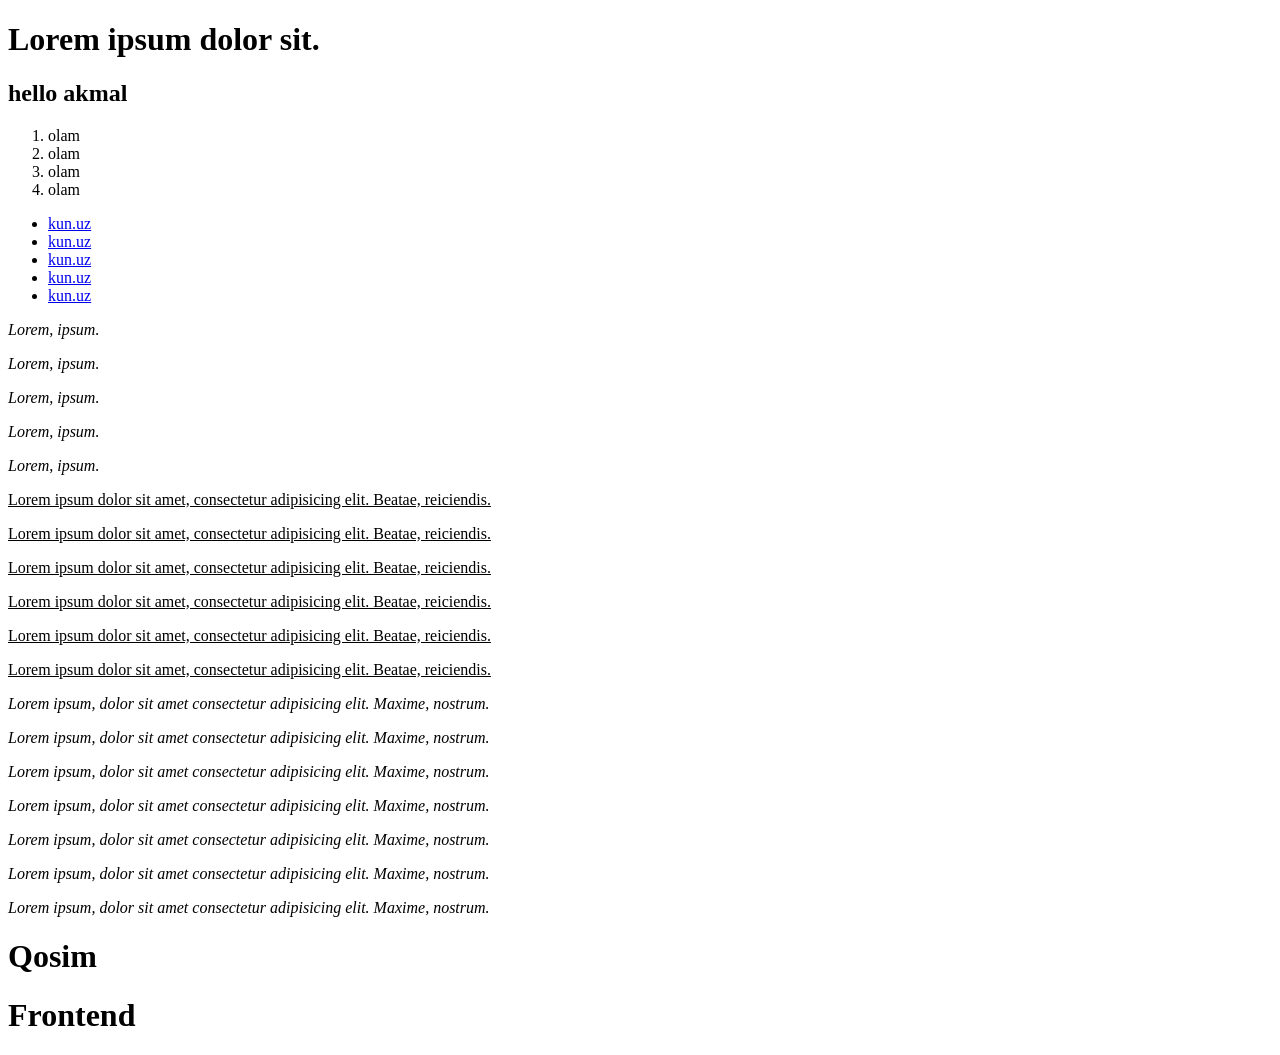
<file: index.html>
<!DOCTYPE html>
<html lang="en">
<head>
    <meta charset="UTF-8">
    <meta name="viewport" content="width=device-width, initial-scale=1.0">
    <title>Document</title>
</head>
<body>
    
    <h1>Lorem ipsum dolor sit.</h1>

    <h2>hello akmal</h2>

    <ol>
        <li>olam</li>
        <li>olam</li>
        <li>olam</li>
        <li>olam</li>
    </ol>

    <ul>
        <li><a href="#">kun.uz</a></li>
        <li><a href="#">kun.uz</a></li>
        <li><a href="#">kun.uz</a></li>
        <li><a href="#">kun.uz</a></li>
        <li><a href="#">kun.uz</a></li>
    </ul>

    <p><em>Lorem, ipsum.</em></p>
    <p><em>Lorem, ipsum.</em></p>
    <p><em>Lorem, ipsum.</em></p>
    <p><em>Lorem, ipsum.</em></p>
    <p><em>Lorem, ipsum.</em></p>






    <p><u>Lorem ipsum dolor sit amet, consectetur adipisicing elit. Beatae, reiciendis.</u></p>
    <p><u>Lorem ipsum dolor sit amet, consectetur adipisicing elit. Beatae, reiciendis.</u></p>
    <p><u>Lorem ipsum dolor sit amet, consectetur adipisicing elit. Beatae, reiciendis.</u></p>
    <p><u>Lorem ipsum dolor sit amet, consectetur adipisicing elit. Beatae, reiciendis.</u></p>
    <p><u>Lorem ipsum dolor sit amet, consectetur adipisicing elit. Beatae, reiciendis.</u></p>
    <p><u>Lorem ipsum dolor sit amet, consectetur adipisicing elit. Beatae, reiciendis.</u></p>
    <p><i>Lorem ipsum, dolor sit amet consectetur adipisicing elit. Maxime, nostrum.</i></p>
    <p><i>Lorem ipsum, dolor sit amet consectetur adipisicing elit. Maxime, nostrum.</i></p>
    <p><i>Lorem ipsum, dolor sit amet consectetur adipisicing elit. Maxime, nostrum.</i></p>
    <p><i>Lorem ipsum, dolor sit amet consectetur adipisicing elit. Maxime, nostrum.</i></p>
    <p><i>Lorem ipsum, dolor sit amet consectetur adipisicing elit. Maxime, nostrum.</i></p>
    <p><i>Lorem ipsum, dolor sit amet consectetur adipisicing elit. Maxime, nostrum.</i></p>
    <p><i>Lorem ipsum, dolor sit amet consectetur adipisicing elit. Maxime, nostrum.</i></p>

    <h1>Qosim</h1>
    <h1>Frontend</h1>
</body>
</html>
</file>
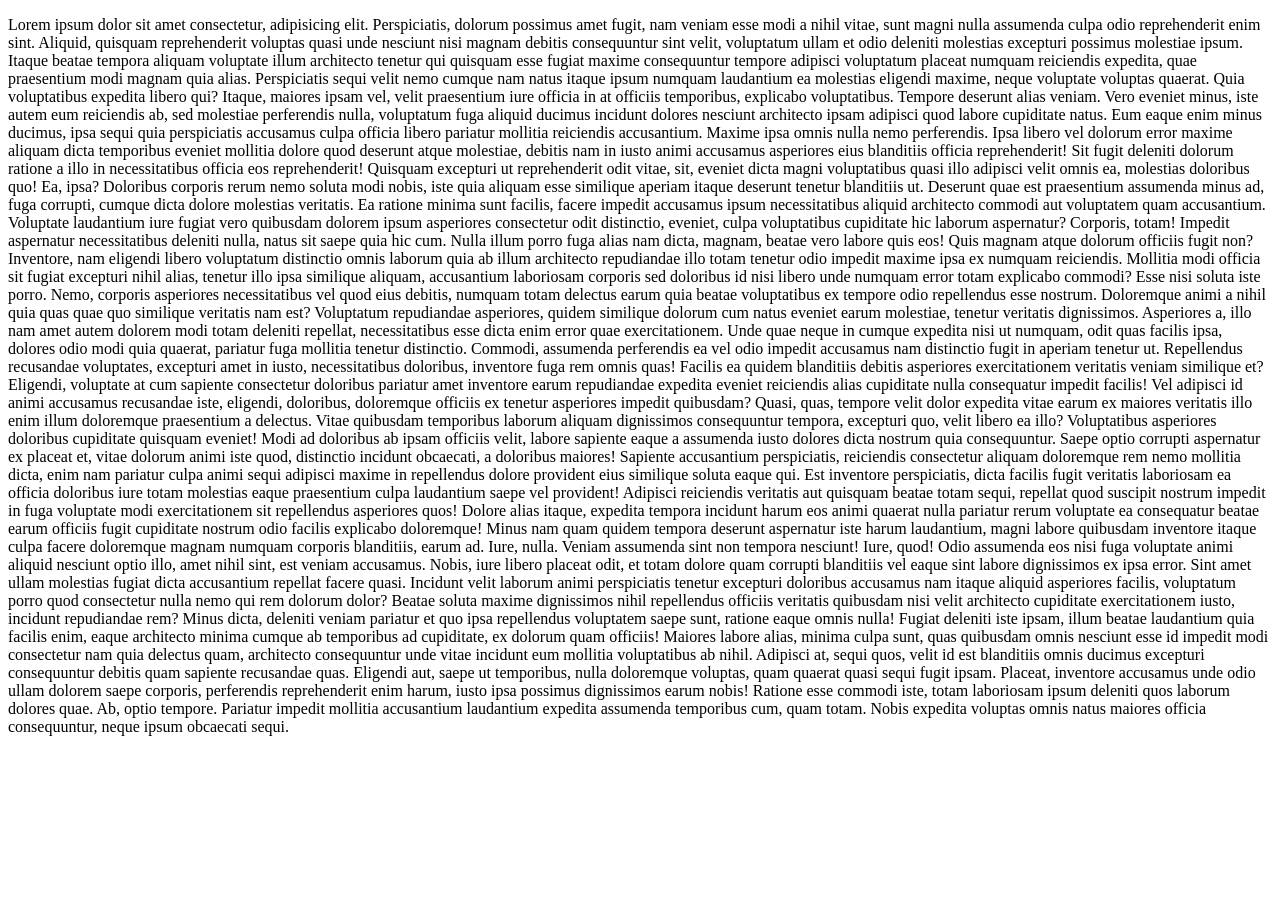
<file: akmal.html>
<!DOCTYPE html>
<html lang="en">
<head>
    <meta charset="UTF-8">
    <meta name="viewport" content="width=device-width, initial-scale=1.0">
    <title>Document</title>
</head>
<body>
    <p>Lorem ipsum dolor sit amet consectetur, adipisicing elit. Perspiciatis, dolorum possimus amet fugit, nam veniam esse modi a nihil vitae, sunt magni nulla assumenda culpa odio reprehenderit enim sint. Aliquid, quisquam reprehenderit voluptas quasi unde nesciunt nisi magnam debitis consequuntur sint velit, voluptatum ullam et odio deleniti molestias excepturi possimus molestiae ipsum. Itaque beatae tempora aliquam voluptate illum architecto tenetur qui quisquam esse fugiat maxime consequuntur tempore adipisci voluptatum placeat numquam reiciendis expedita, quae praesentium modi magnam quia alias. Perspiciatis sequi velit nemo cumque nam natus itaque ipsum numquam laudantium ea molestias eligendi maxime, neque voluptate voluptas quaerat. Quia voluptatibus expedita libero qui? Itaque, maiores ipsam vel, velit praesentium iure officia in at officiis temporibus, explicabo voluptatibus. Tempore deserunt alias veniam. Vero eveniet minus, iste autem eum reiciendis ab, sed molestiae perferendis nulla, voluptatum fuga aliquid ducimus incidunt dolores nesciunt architecto ipsam adipisci quod labore cupiditate natus. Eum eaque enim minus ducimus, ipsa sequi quia perspiciatis accusamus culpa officia libero pariatur mollitia reiciendis accusantium. Maxime ipsa omnis nulla nemo perferendis. Ipsa libero vel dolorum error maxime aliquam dicta temporibus eveniet mollitia dolore quod deserunt atque molestiae, debitis nam in iusto animi accusamus asperiores eius blanditiis officia reprehenderit! Sit fugit deleniti dolorum ratione a illo in necessitatibus officia eos reprehenderit! Quisquam excepturi ut reprehenderit odit vitae, sit, eveniet dicta magni voluptatibus quasi illo adipisci velit omnis ea, molestias doloribus quo! Ea, ipsa? Doloribus corporis rerum nemo soluta modi nobis, iste quia aliquam esse similique aperiam itaque deserunt tenetur blanditiis ut. Deserunt quae est praesentium assumenda minus ad, fuga corrupti, cumque dicta dolore molestias veritatis. Ea ratione minima sunt facilis, facere impedit accusamus ipsum necessitatibus aliquid architecto commodi aut voluptatem quam accusantium. Voluptate laudantium iure fugiat vero quibusdam dolorem ipsum asperiores consectetur odit distinctio, eveniet, culpa voluptatibus cupiditate hic laborum aspernatur? Corporis, totam! Impedit aspernatur necessitatibus deleniti nulla, natus sit saepe quia hic cum. Nulla illum porro fuga alias nam dicta, magnam, beatae vero labore quis eos! Quis magnam atque dolorum officiis fugit non? Inventore, nam eligendi libero voluptatum distinctio omnis laborum quia ab illum architecto repudiandae illo totam tenetur odio impedit maxime ipsa ex numquam reiciendis. Mollitia modi officia sit fugiat excepturi nihil alias, tenetur illo ipsa similique aliquam, accusantium laboriosam corporis sed doloribus id nisi libero unde numquam error totam explicabo commodi? Esse nisi soluta iste porro. Nemo, corporis asperiores necessitatibus vel quod eius debitis, numquam totam delectus earum quia beatae voluptatibus ex tempore odio repellendus esse nostrum. Doloremque animi a nihil quia quas quae quo similique veritatis nam est? Voluptatum repudiandae asperiores, quidem similique dolorum cum natus eveniet earum molestiae, tenetur veritatis dignissimos. Asperiores a, illo nam amet autem dolorem modi totam deleniti repellat, necessitatibus esse dicta enim error quae exercitationem. Unde quae neque in cumque expedita nisi ut numquam, odit quas facilis ipsa, dolores odio modi quia quaerat, pariatur fuga mollitia tenetur distinctio. Commodi, assumenda perferendis ea vel odio impedit accusamus nam distinctio fugit in aperiam tenetur ut. Repellendus recusandae voluptates, excepturi amet in iusto, necessitatibus doloribus, inventore fuga rem omnis quas! Facilis ea quidem blanditiis debitis asperiores exercitationem veritatis veniam similique et? Eligendi, voluptate at cum sapiente consectetur doloribus pariatur amet inventore earum repudiandae expedita eveniet reiciendis alias cupiditate nulla consequatur impedit facilis! Vel adipisci id animi accusamus recusandae iste, eligendi, doloribus, doloremque officiis ex tenetur asperiores impedit quibusdam? Quasi, quas, tempore velit dolor expedita vitae earum ex maiores veritatis illo enim illum doloremque praesentium a delectus. Vitae quibusdam temporibus laborum aliquam dignissimos consequuntur tempora, excepturi quo, velit libero ea illo? Voluptatibus asperiores doloribus cupiditate quisquam eveniet! Modi ad doloribus ab ipsam officiis velit, labore sapiente eaque a assumenda iusto dolores dicta nostrum quia consequuntur. Saepe optio corrupti aspernatur ex placeat et, vitae dolorum animi iste quod, distinctio incidunt obcaecati, a doloribus maiores! Sapiente accusantium perspiciatis, reiciendis consectetur aliquam doloremque rem nemo mollitia dicta, enim nam pariatur culpa animi sequi adipisci maxime in repellendus dolore provident eius similique soluta eaque qui. Est inventore perspiciatis, dicta facilis fugit veritatis laboriosam ea officia doloribus iure totam molestias eaque praesentium culpa laudantium saepe vel provident! Adipisci reiciendis veritatis aut quisquam beatae totam sequi, repellat quod suscipit nostrum impedit in fuga voluptate modi exercitationem sit repellendus asperiores quos! Dolore alias itaque, expedita tempora incidunt harum eos animi quaerat nulla pariatur rerum voluptate ea consequatur beatae earum officiis fugit cupiditate nostrum odio facilis explicabo doloremque! Minus nam quam quidem tempora deserunt aspernatur iste harum laudantium, magni labore quibusdam inventore itaque culpa facere doloremque magnam numquam corporis blanditiis, earum ad. Iure, nulla. Veniam assumenda sint non tempora nesciunt! Iure, quod! Odio assumenda eos nisi fuga voluptate animi aliquid nesciunt optio illo, amet nihil sint, est veniam accusamus. Nobis, iure libero placeat odit, et totam dolore quam corrupti blanditiis vel eaque sint labore dignissimos ex ipsa error. Sint amet ullam molestias fugiat dicta accusantium repellat facere quasi. Incidunt velit laborum animi perspiciatis tenetur excepturi doloribus accusamus nam itaque aliquid asperiores facilis, voluptatum porro quod consectetur nulla nemo qui rem dolorum dolor? Beatae soluta maxime dignissimos nihil repellendus officiis veritatis quibusdam nisi velit architecto cupiditate exercitationem iusto, incidunt repudiandae rem? Minus dicta, deleniti veniam pariatur et quo ipsa repellendus voluptatem saepe sunt, ratione eaque omnis nulla! Fugiat deleniti iste ipsam, illum beatae laudantium quia facilis enim, eaque architecto minima cumque ab temporibus ad cupiditate, ex dolorum quam officiis! Maiores labore alias, minima culpa sunt, quas quibusdam omnis nesciunt esse id impedit modi consectetur nam quia delectus quam, architecto consequuntur unde vitae incidunt eum mollitia voluptatibus ab nihil. Adipisci at, sequi quos, velit id est blanditiis omnis ducimus excepturi consequuntur debitis quam sapiente recusandae quas. Eligendi aut, saepe ut temporibus, nulla doloremque voluptas, quam quaerat quasi sequi fugit ipsam. Placeat, inventore accusamus unde odio ullam dolorem saepe corporis, perferendis reprehenderit enim harum, iusto ipsa possimus dignissimos earum nobis! Ratione esse commodi iste, totam laboriosam ipsum deleniti quos laborum dolores quae. Ab, optio tempore. Pariatur impedit mollitia accusantium laudantium expedita assumenda temporibus cum, quam totam. Nobis expedita voluptas omnis natus maiores officia consequuntur, neque ipsum obcaecati sequi.</p>
</body>
</html>
</file>
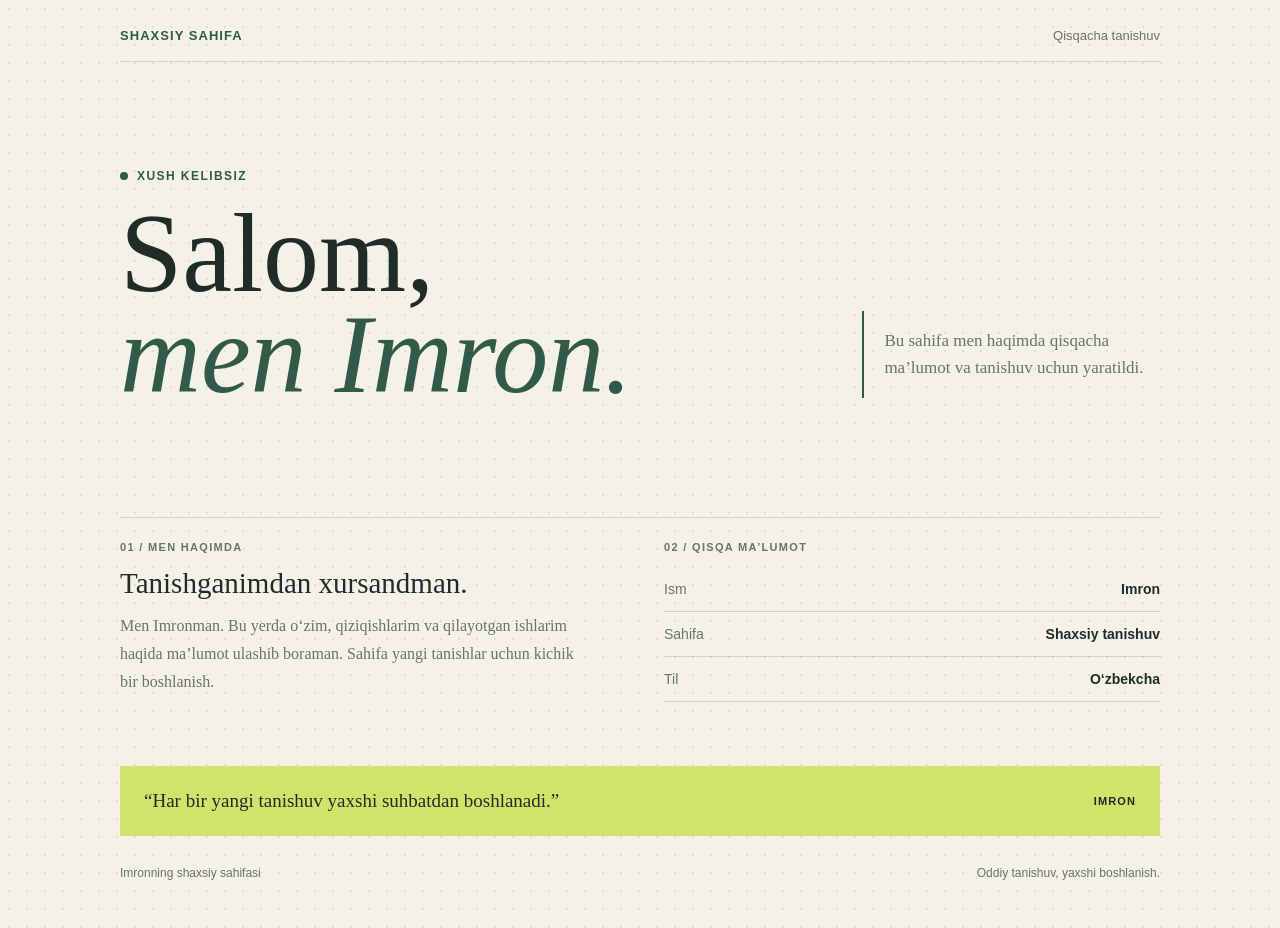
<file: imron.html>
<!DOCTYPE html>
<html lang="uz">
<head>
    <meta charset="UTF-8">
    <meta name="viewport" content="width=device-width, initial-scale=1.0">
    <meta name="theme-color" content="#f4f1e8">
    <title>Imron | Shaxsiy sahifa</title>
    <style>
        :root {
            color-scheme: light;
            --ink: #202d27;
            --muted: #68746c;
            --paper: #f4f1e8;
            --green: #315b46;
            --lime: #d2e36b;
            --line: rgba(32, 45, 39, 0.15);
        }

        * {
            box-sizing: border-box;
        }

        body {
            min-height: 100vh;
            margin: 0;
            color: var(--ink);
            background-color: var(--paper);
            background-image: radial-gradient(rgba(49, 91, 70, 0.12) 0.8px, transparent 0.8px);
            background-size: 18px 18px;
            font-family: "Palatino Linotype", "Book Antiqua", Georgia, serif;
        }

        .page {
            width: min(100% - 40px, 1040px);
            margin: 0 auto;
            padding: 28px 0 48px;
        }

        .topbar {
            display: flex;
            align-items: center;
            justify-content: space-between;
            padding-bottom: 18px;
            border-bottom: 1px solid var(--line);
            font-family: Arial, sans-serif;
            font-size: 13px;
        }

        .wordmark {
            color: var(--green);
            font-weight: 700;
            letter-spacing: 0.08em;
            text-transform: uppercase;
        }

        .topbar span:last-child {
            color: var(--muted);
        }

        main {
            padding-top: clamp(48px, 10vw, 104px);
        }

        .intro {
            display: grid;
            grid-template-columns: minmax(0, 1.4fr) minmax(220px, 0.6fr);
            align-items: end;
            gap: 48px;
        }

        .eyebrow {
            display: inline-flex;
            align-items: center;
            gap: 9px;
            margin: 0 0 20px;
            color: var(--green);
            font-family: Arial, sans-serif;
            font-size: 12px;
            font-weight: 700;
            letter-spacing: 0.12em;
            text-transform: uppercase;
        }

        .eyebrow::before {
            width: 8px;
            height: 8px;
            border-radius: 50%;
            background: var(--green);
            content: "";
        }

        h1 {
            max-width: 680px;
            margin: 0;
            font-size: clamp(56px, 10vw, 112px);
            font-weight: 500;
            letter-spacing: 0;
            line-height: 0.9;
        }

        h1 span {
            color: var(--green);
            font-style: italic;
        }

        .intro-note {
            margin: 0 0 7px;
            padding: 16px 0 16px 20px;
            border-left: 2px solid var(--green);
            color: var(--muted);
            font-size: 17px;
            line-height: 1.6;
        }

        .details {
            display: grid;
            grid-template-columns: 1fr 1fr;
            gap: 48px;
            margin-top: clamp(64px, 10vw, 112px);
            padding-top: 23px;
            border-top: 1px solid var(--line);
        }

        .section-label {
            margin: 0 0 14px;
            color: var(--muted);
            font-family: Arial, sans-serif;
            font-size: 11px;
            font-weight: 700;
            letter-spacing: 0.12em;
            text-transform: uppercase;
        }

        h2 {
            margin: 0 0 12px;
            font-size: 29px;
            font-weight: 500;
        }

        .details p:last-child {
            max-width: 460px;
            margin: 0;
            color: var(--muted);
            font-size: 16px;
            line-height: 1.75;
        }

        .fact {
            display: flex;
            align-items: center;
            justify-content: space-between;
            gap: 16px;
            padding: 14px 0;
            border-bottom: 1px solid var(--line);
            font-family: Arial, sans-serif;
            font-size: 14px;
        }

        .fact span:first-child {
            color: var(--muted);
        }

        .fact strong {
            font-weight: 600;
            text-align: right;
        }

        .quote {
            display: flex;
            align-items: center;
            justify-content: space-between;
            gap: 20px;
            margin-top: 64px;
            padding: 22px 24px;
            background: var(--lime);
        }

        .quote p {
            margin: 0;
            font-size: 19px;
            line-height: 1.4;
        }

        .quote span {
            flex: 0 0 auto;
            font-family: Arial, sans-serif;
            font-size: 11px;
            font-weight: 700;
            letter-spacing: 0.1em;
            text-transform: uppercase;
        }

        footer {
            display: flex;
            justify-content: space-between;
            gap: 16px;
            margin-top: 30px;
            color: var(--muted);
            font-family: Arial, sans-serif;
            font-size: 12px;
        }

        @media (max-width: 680px) {
            .page {
                width: min(100% - 32px, 520px);
            }

            .intro,
            .details {
                grid-template-columns: 1fr;
                gap: 28px;
            }

            h1 {
                font-size: clamp(58px, 18vw, 88px);
            }

            .details {
                margin-top: 64px;
            }

            .quote {
                align-items: flex-start;
                flex-direction: column;
                margin-top: 48px;
            }

            footer {
                flex-direction: column;
            }
        }
    </style>
</head>
<body>
    <div class="page">
        <header class="topbar">
            <span class="wordmark">Shaxsiy sahifa</span>
            <span>Qisqacha tanishuv</span>
        </header>

        <main>
            <section class="intro" aria-labelledby="intro-title">
                <div>
                    <p class="eyebrow">Xush kelibsiz</p>
                    <h1 id="intro-title">Salom,<br><span>men Imron.</span></h1>
                </div>
                <p class="intro-note">Bu sahifa men haqimda qisqacha ma’lumot va tanishuv uchun yaratildi.</p>
            </section>

            <section class="details" aria-label="Imron haqida">
                <div>
                    <p class="section-label">01 / Men haqimda</p>
                    <h2>Tanishganimdan xursandman.</h2>
                    <p>Men Imronman. Bu yerda o‘zim, qiziqishlarim va qilayotgan ishlarim haqida ma’lumot ulashib boraman. Sahifa yangi tanishlar uchun kichik bir boshlanish.</p>
                </div>
                <div>
                    <p class="section-label">02 / Qisqa ma’lumot</p>
                    <div class="fact"><span>Ism</span><strong>Imron</strong></div>
                    <div class="fact"><span>Sahifa</span><strong>Shaxsiy tanishuv</strong></div>
                    <div class="fact"><span>Til</span><strong>O‘zbekcha</strong></div>
                </div>
            </section>

            <aside class="quote">
                <p>“Har bir yangi tanishuv yaxshi suhbatdan boshlanadi.”</p>
                <span>Imron</span>
            </aside>
        </main>

        <footer>
            <span>Imronning shaxsiy sahifasi</span>
            <span>Oddiy tanishuv, yaxshi boshlanish.</span>
        </footer>
    </div>
</body>
</html>
</file>
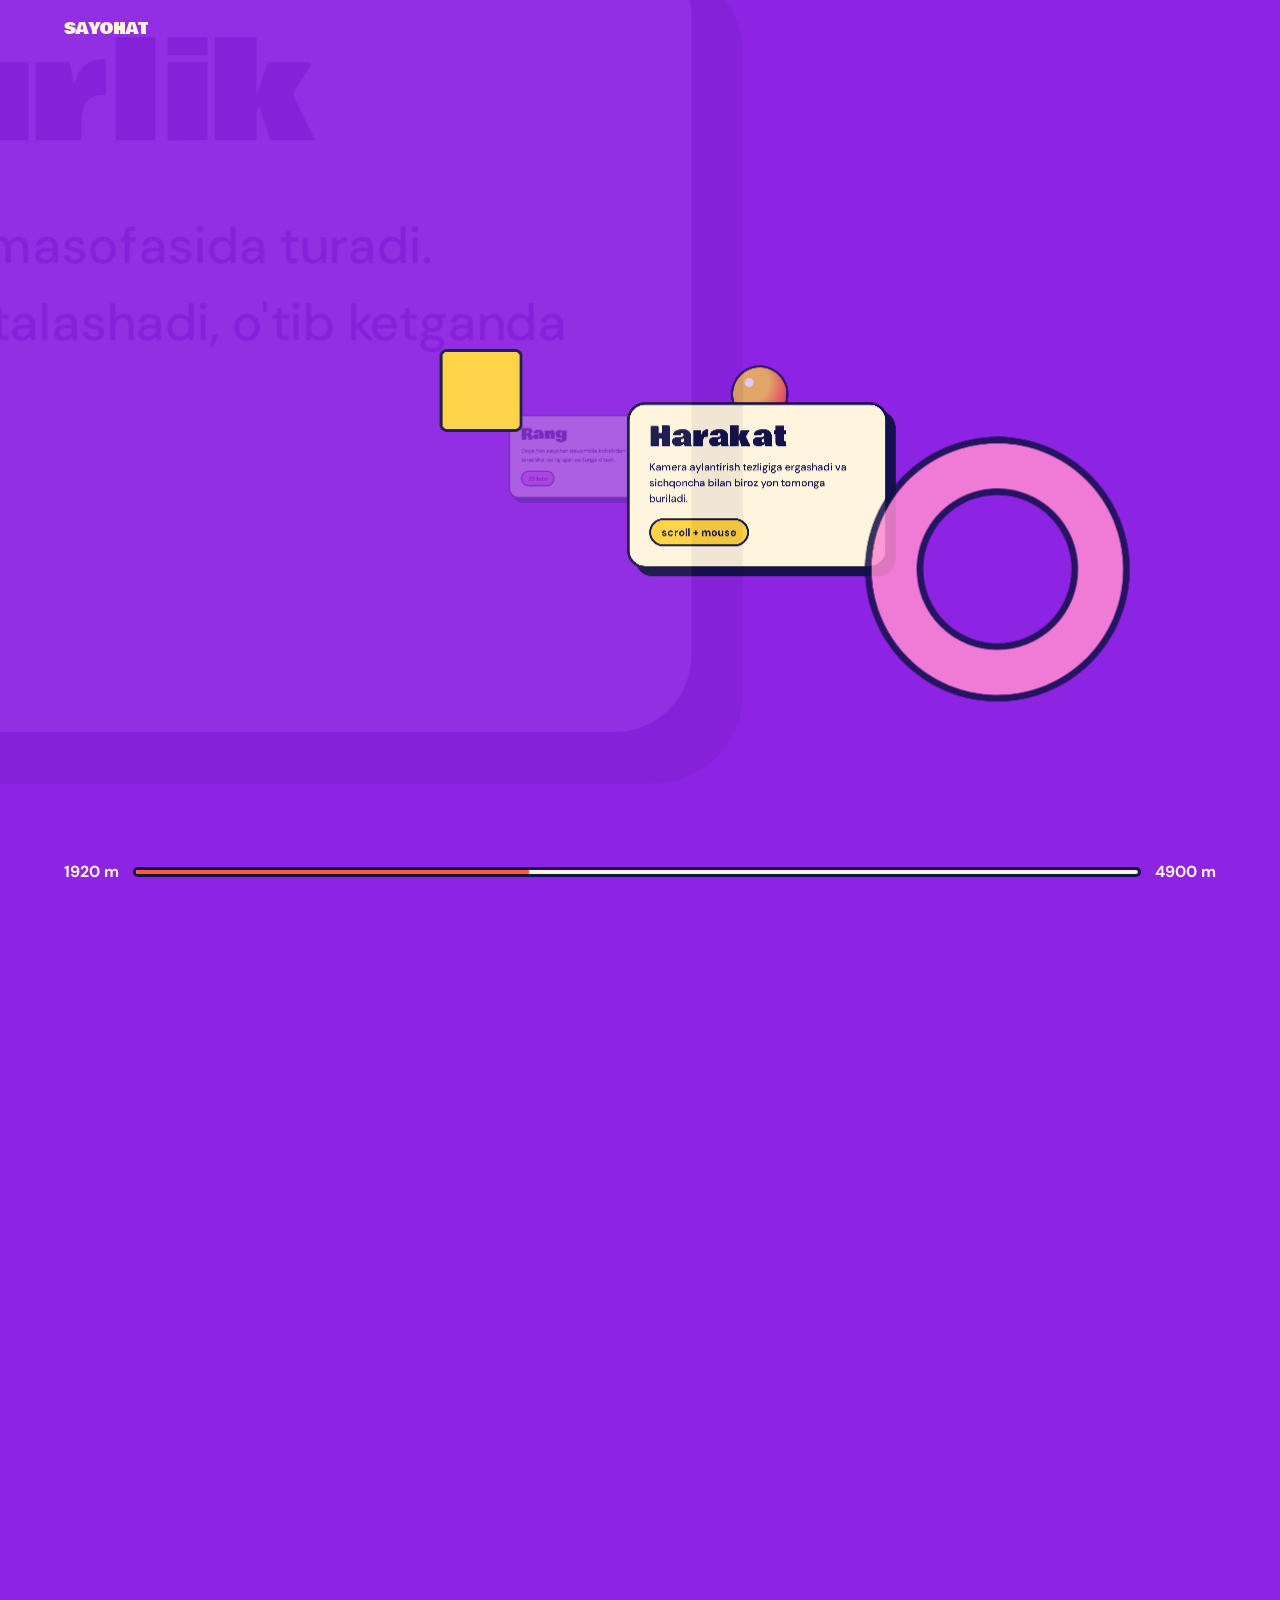
<file: qosim.html>
<!DOCTYPE html>
<html lang="uz">
<head>
<meta charset="UTF-8">
<meta name="viewport" content="width=device-width, initial-scale=1, viewport-fit=cover">
<title>SAYOHAT — 3D olam</title>
<link href="https://fonts.googleapis.com/css2?family=Bowlby+One&family=DM+Sans:wght@500;700&display=swap" rel="stylesheet">
<style>
:root{--cream:#fff4dc;--ink:#14124a;--yel:#ffd23f;--cor:#ff5a36;--pk:#ff8ad4;box-sizing:border-box;padding-top:env(safe-area-inset-top,0px);padding-bottom:env(safe-area-inset-bottom,0px)}
html{scroll-padding-top:env(safe-area-inset-top,0px)}
*{box-sizing:border-box;margin:0}
body{height:640vh;background:#2b2cff;color:var(--cream);font-family:'DM Sans',system-ui,sans-serif;overflow-x:hidden}
:focus-visible{outline:3px solid var(--yel);outline-offset:3px}
.view{position:fixed;inset:0;perspective:900px;overflow:hidden}
.world{position:absolute;inset:0;transform-style:preserve-3d;will-change:transform}
.obj{position:absolute;left:50%;top:50%;transform-style:preserve-3d;will-change:opacity}
.grid{position:absolute;left:50%;top:50%;width:400vmax;height:6000px;transform:translate(-50%,0) rotateX(90deg) translateZ(-38vmin);transform-origin:top;background-image:linear-gradient(rgba(255,244,220,.22) 2px,transparent 2px),linear-gradient(90deg,rgba(255,244,220,.22) 2px,transparent 2px);background-size:120px 120px;pointer-events:none}

h1,h2{font-family:'Bowlby One',Impact,sans-serif;font-weight:400;line-height:.95;letter-spacing:.01em}
.big{font-size:clamp(3rem,15vw,11rem);color:var(--yel);text-align:center;white-space:nowrap;
 text-shadow:1px 1px 0 var(--cor),2px 2px 0 var(--cor),3px 3px 0 var(--cor),4px 4px 0 var(--cor),5px 5px 0 var(--cor),6px 6px 0 var(--cor),7px 7px 0 var(--cor),8px 8px 0 var(--cor),9px 9px 0 var(--cor),10px 10px 0 var(--cor),11px 11px 0 var(--ink),12px 12px 0 var(--ink),13px 13px 0 var(--ink),14px 14px 0 var(--ink),15px 15px 0 var(--ink),16px 16px 0 var(--ink)}
.hero{width:100vw;text-align:center;transform:translate(-50%,-50%) translate3d(0,0,0)}
.hero p{margin-top:38px;font-size:clamp(1rem,2.4vw,1.4rem);font-weight:700;max-width:34ch;margin-inline:auto;padding:0 20px}

.card{width:min(82vw,400px);background:var(--cream);color:var(--ink);border:4px solid var(--ink);border-radius:28px;padding:30px;box-shadow:12px 12px 0 var(--ink)}
.card h2{font-size:clamp(1.8rem,5vw,2.6rem);margin-bottom:14px}
.card p{font-weight:500;line-height:1.5}
.tag{display:inline-block;margin-top:18px;padding:8px 16px;border:3px solid var(--ink);border-radius:99px;font-weight:700;background:var(--yel)}
.card:nth-of-type(2n) .tag{background:var(--pk)}

.cube{width:150px;height:150px;transform-style:preserve-3d;animation:sp 14s linear infinite}
.cube i{position:absolute;inset:0;border:5px solid var(--ink);border-radius:14px}
.cube i:nth-child(1){transform:translateZ(75px);background:var(--yel)}
.cube i:nth-child(2){transform:rotateY(180deg) translateZ(75px);background:var(--cor)}
.cube i:nth-child(3){transform:rotateY(90deg) translateZ(75px);background:var(--pk)}
.cube i:nth-child(4){transform:rotateY(-90deg) translateZ(75px);background:var(--cream)}
.cube i:nth-child(5){transform:rotateX(90deg) translateZ(75px);background:var(--yel)}
.cube i:nth-child(6){transform:rotateX(-90deg) translateZ(75px);background:var(--cor)}
@keyframes sp{to{transform:rotateX(360deg) rotateY(360deg)}}
.ring{width:190px;height:190px;border-radius:50%;border:34px solid var(--pk);box-shadow:inset 0 0 0 5px var(--ink),0 0 0 5px var(--ink);animation:rs 9s linear infinite}
@keyframes rs{from{transform:rotateX(65deg) rotateZ(0)}to{transform:rotateX(65deg) rotateZ(360deg)}}
.ball{width:130px;height:130px;border-radius:50%;background:radial-gradient(circle at 30% 28%,#fff 0 8%,var(--yel) 9% 38%,var(--cor) 72%,#8a1d0a);border:5px solid var(--ink);animation:bob 5s ease-in-out infinite}
@keyframes bob{50%{translate:0 -26px}}

.final{text-align:center;width:min(90vw,700px)}
.final h2{font-size:clamp(2.4rem,9vw,5.5rem);color:var(--yel)}
.final p{margin:20px 0 30px;font-weight:700;font-size:1.15rem}
.btn{display:inline-block;padding:18px 34px;border-radius:99px;border:4px solid var(--ink);background:var(--yel);color:var(--ink);font:700 1.15rem 'DM Sans',sans-serif;cursor:pointer;box-shadow:7px 7px 0 var(--ink);transition:transform .15s,box-shadow .15s}
.btn:hover{transform:translate(3px,3px);box-shadow:3px 3px 0 var(--ink)}

.hud{position:fixed;left:0;right:0;bottom:calc(18px + env(safe-area-inset-bottom,0px));z-index:5;display:flex;align-items:center;gap:14px;padding:0 5vw;font-weight:700;pointer-events:none}
.bar{flex:1;height:10px;border-radius:9px;border:3px solid var(--ink);background:var(--cream);overflow:hidden}
.bar b{display:block;height:100%;width:0;background:var(--cor)}
.top{position:fixed;top:calc(16px + env(safe-area-inset-top,0px));left:5vw;z-index:5;font-family:'Bowlby One',Impact,sans-serif;color:var(--cream)}
.hint{position:fixed;left:50%;bottom:64px;translate:-50% 0;z-index:5;font-weight:700;background:var(--cream);color:var(--ink);border:3px solid var(--ink);border-radius:99px;padding:8px 18px;animation:hb 1.4s ease-in-out infinite;transition:opacity .4s}
@keyframes hb{50%{transform:translateY(8px)}}
@media(prefers-reduced-motion:reduce){.cube,.ring,.ball,.hint{animation:none}}
</style>
</head>
<body>
<div class="top">SAYOHAT</div>
<div class="view" id="view">
 <div class="world" id="world">
  <div class="grid"></div>

  <div class="obj hero" data-z="0" data-x="0" data-y="0">
    <h1 class="big">SAYOHAT</h1>
    <p>Sahifani pastga aylantiring, kamera oldinga uchadi.</p>
  </div>

  <div class="obj" data-z="500" data-x="32" data-y="-8"><div class="cube"><i></i><i></i><i></i><i></i><i></i><i></i></div></div>
  <div class="obj" data-z="700" data-x="-30" data-y="14"><div class="ball"></div></div>

  <div class="obj card" data-z="1300" data-x="-20" data-y="-4">
    <h2>Chuqurlik</h2><p>Har bir element o'z masofasida turadi. Yaqinlashganda kattalashadi, o'tib ketganda yo'qoladi.</p><span class="tag">translateZ</span>
  </div>
  <div class="obj" data-z="1700" data-x="30" data-y="10"><div class="ring"></div></div>

  <div class="obj card" data-z="2400" data-x="20" data-y="6">
    <h2>Harakat</h2><p>Kamera aylantirish tezligiga ergashadi va sichqoncha bilan biroz yon tomonga buriladi.</p><span class="tag">scroll + mouse</span>
  </div>
  <div class="obj" data-z="2650" data-x="-32" data-y="-12"><div class="cube"><i></i><i></i><i></i><i></i><i></i><i></i></div></div>
  <div class="obj" data-z="3050" data-x="30" data-y="-14"><div class="ball"></div></div>

  <div class="obj card" data-z="3500" data-x="-18" data-y="2">
    <h2>Rang</h2><p>Orqa fon sayohat davomida kobaltdan binafsha, so'ng qizil va tunga o'tadi.</p><span class="tag">JS lerp</span>
  </div>
  <div class="obj" data-z="4000" data-x="-32" data-y="12"><div class="ring"></div></div>
  <div class="obj" data-z="4200" data-x="30" data-y="-6"><div class="cube"><i></i><i></i><i></i><i></i><i></i><i></i></div></div>

  <div class="obj final" data-z="4900" data-x="0" data-y="0">
    <h2>Sizning navbatingiz</h2><p>Bu kodni o'zgartiring va o'z olamingizni yarating.</p>
    <button class="btn" id="back">Boshiga qaytish</button>
  </div>
 </div>
</div>
<div class="hint" id="hint">↓ pastga aylantiring</div>
<div class="hud"><span id="m">0 m</span><div class="bar"><b id="pb"></b></div><span>4900 m</span></div>

<script src="qosim.js"></script>
</body>
</html>
</file>
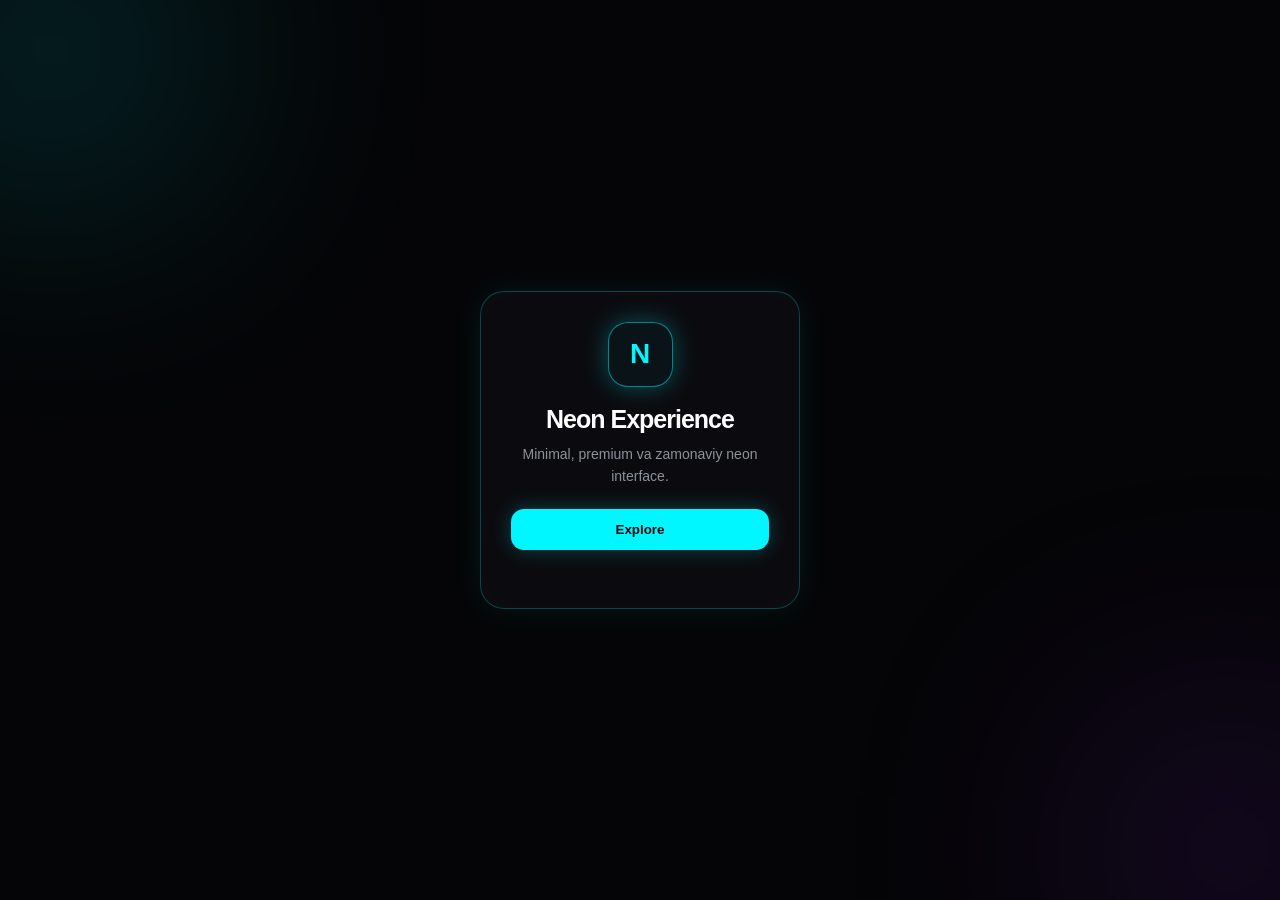
<file: Rasul.Html>
<!DOCTYPE html>
<html lang="uz">
  <head>
    <meta charset="UTF-8" />
    <meta name="viewport" content="width=device-width, initial-scale=1.0" />
    <title>Neon Premium</title>

    <style>
      * {
        margin: 0;
        padding: 0;
        box-sizing: border-box;
      }

      body {
        min-height: 100vh;
        display: flex;
        justify-content: center;
        align-items: center;
        background: #050507;
        font-family: Arial, sans-serif;
        color: white;
        overflow: hidden;
      }

      body::before {
        content: "";
        position: fixed;
        width: 300px;
        height: 300px;
        background: #00f7ff;
        filter: blur(130px);
        opacity: 0.15;
        top: -100px;
        left: -100px;
      }

      body::after {
        content: "";
        position: fixed;
        width: 300px;
        height: 300px;
        background: #8a2be2;
        filter: blur(130px);
        opacity: 0.15;
        bottom: -100px;
        right: -100px;
      }

      .card {
        width: 320px;
        padding: 30px;
        border: 1px solid rgba(0, 247, 255, 0.25);
        border-radius: 24px;
        background: rgba(15, 15, 20, 0.72);
        backdrop-filter: blur(20px);
        box-shadow:
          0 0 30px rgba(0, 247, 255, 0.08),
          inset 0 0 25px rgba(255, 255, 255, 0.02);
        text-align: center;
        position: relative;
        z-index: 2;
        transition: 0.4s ease;
      }

      .card:hover {
        transform: translateY(-7px);
        border-color: rgba(0, 247, 255, 0.6);
        box-shadow:
          0 0 45px rgba(0, 247, 255, 0.15),
          inset 0 0 30px rgba(0, 247, 255, 0.03);
      }

      .logo {
        width: 65px;
        height: 65px;
        margin: 0 auto 18px;
        border-radius: 20px;
        display: flex;
        align-items: center;
        justify-content: center;
        font-size: 28px;
        font-weight: 800;
        color: #00f7ff;
        border: 1px solid rgba(0, 247, 255, 0.5);
        box-shadow: 0 0 25px rgba(0, 247, 255, 0.3);
        background: rgba(0, 247, 255, 0.04);
      }

      h1 {
        font-size: 25px;
        letter-spacing: -1px;
        margin-bottom: 9px;
      }

      p {
        color: #8e929b;
        font-size: 14px;
        line-height: 1.6;
        margin-bottom: 22px;
      }

      button {
        width: 100%;
        padding: 13px;
        border: none;
        border-radius: 13px;
        background: #00f7ff;
        color: #020405;
        font-weight: 800;
        cursor: pointer;
        transition: 0.3s ease;
        box-shadow: 0 0 20px rgba(0, 247, 255, 0.25);
      }

      button:hover {
        transform: scale(1.03);
        box-shadow: 0 0 30px rgba(0, 247, 255, 0.55);
      }

      button:active {
        transform: scale(0.97);
      }

      #status {
        margin-top: 14px;
        font-size: 12px;
        color: #00f7ff;
        opacity: 0;
        transform: translateY(5px);
        transition: 0.3s ease;
      }

      #status.show {
        opacity: 1;
        transform: translateY(0);
      }
    </style>
  </head>

  <body>
    <div class="card">
      <div class="logo">N</div>

      <h1>Neon Experience</h1>

      <p>Minimal, premium va zamonaviy neon interface.</p>

      <button id="btn">Explore</button>

      <div id="status">✦ Welcome to the future</div>
    </div>

    <script>
      const button = document.getElementById("btn");
      const status = document.getElementById("status");

      button.addEventListener("click", () => {
        status.classList.toggle("show");

        button.textContent = status.classList.contains("show")
          ? "Activated ✓"
          : "Explore";
      });
    </script>
  </body>
</html>
</file>
